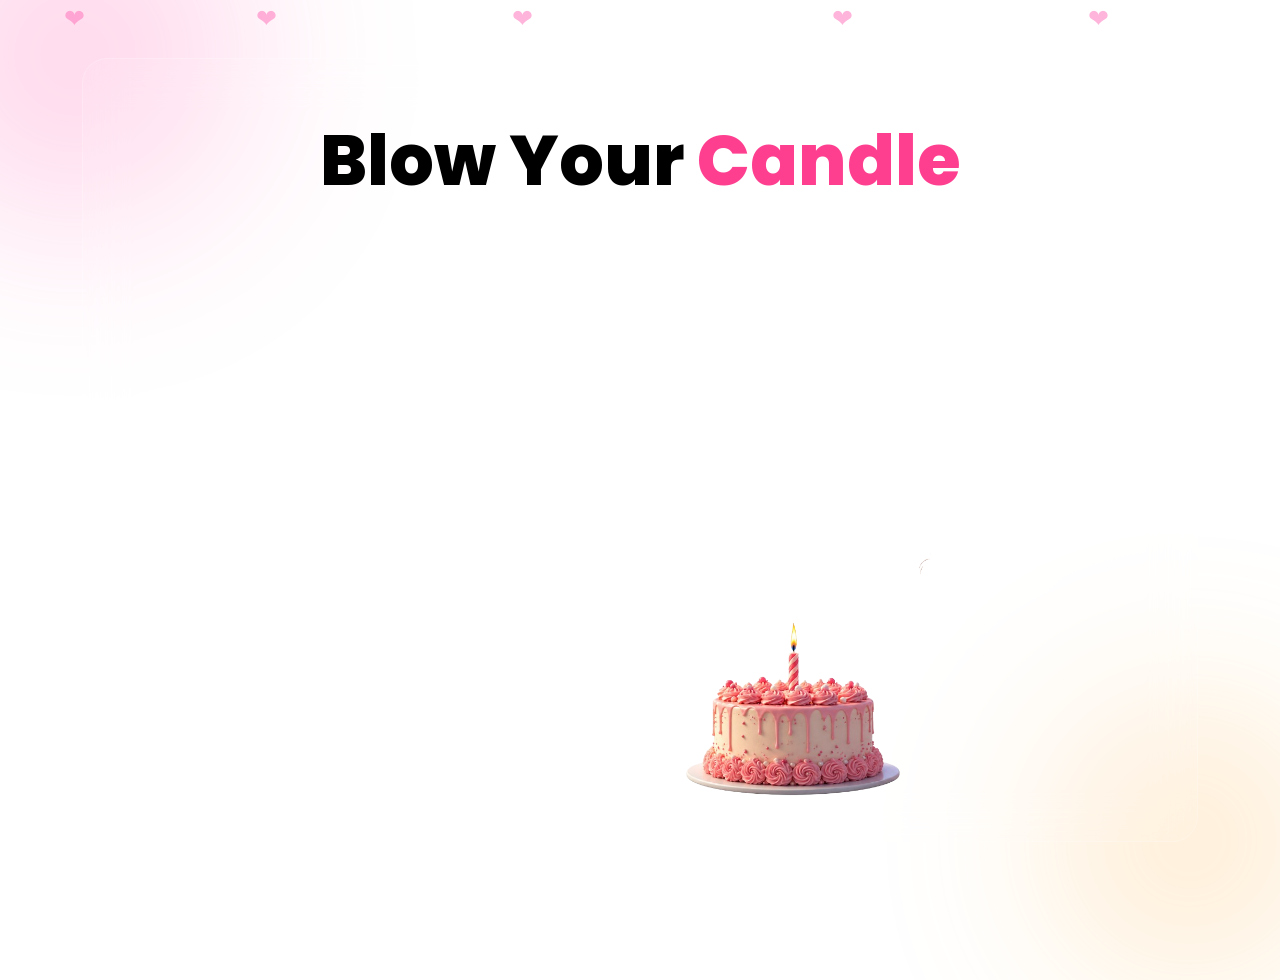
<file: index.html>
<!DOCTYPE html>
<html lang="en">

<head>

<meta charset="UTF-8">
<meta name="viewport" content="width=device-width, initial-scale=1">

<title>Happy Birthday</title>

<!-- Bootstrap -->
<link href="https://cdn.jsdelivr.net/npm/bootstrap@5.3.3/dist/css/bootstrap.min.css" rel="stylesheet">
<link rel="stylesheet" href="responsive.css">
<link rel="stylesheet" href="style.css">
<!-- Google Font -->
<link href="https://fonts.googleapis.com/css2?family=Poppins:wght@300;400;600;700;800&display=swap" rel="stylesheet">

<style>

*{
margin:0;
padding:0;
box-sizing:border-box;
font-family:'Poppins',sans-serif;
}

body{

/* background:linear-gradient(135deg,#2d004d,#4b006e,#120018); */
/* background: linear-gradient(135deg, #a8595f, #ebbfa0, #ff3f91); */
overflow-x:hidden;

min-height:100vh;

}

/*========================*/

.blow-section{

min-height:100vh;

display:flex;

align-items:center;

justify-content:center;

position:relative;

overflow:hidden;

}

/*========================*/

.bg-circle{

position:absolute;

border-radius:50%;

filter:blur(90px);

opacity:.25;

animation:float 8s ease-in-out infinite;

}

.one{

width:350px;

height:350px;

background:#ff66b3;

top:-120px;

left:-100px;

}

.two{

width:280px;

height:280px;

background:#ffb347;

bottom:-80px;

right:-50px;

animation-delay:2s;

}

@keyframes float{

0%{

transform:translateY(0);

}

50%{

transform:translateY(30px);

}

100%{

transform:translateY(0);

}

}

/*========================*/

.glass{

background:rgba(255,255,255,.08);

backdrop-filter:blur(20px);

border:1px solid rgba(255,255,255,.2);

border-radius:25px;

padding:60px;

overflow:hidden;

}

/*========================*/

#title{

font-size:70px;

font-weight:800;

color:#000;

opacity:0;

transform:translateX(-600px);

}

#title span{

color:#fe3f90;

}

/*========================*/

#subtitle{

font-size:20px;

/* color:#fff; */

margin-top:20px;

opacity:0;

}

/*========================*/

#wishBtn{

margin-top:25px;

padding:15px 40px;

border:none;

border-radius:40px;

background:#ff3f91;

color:white;

font-size:18px;

font-weight:600;

transition:.4s;

opacity:0;

}

#wishBtn:hover{

transform:translateY(-5px);

background:#ff1978;

}

/*========================*/

.scene{

position:relative;

height:380px;

margin-top:50px;

}

/*========================*/
.trs{
    transform:translateX(0px) !important;
}
.cake{

position:absolute;

    bottom: -30px;

/* left:50%; */
left: -7%;

width:260px;

/* transform:translateX(600px) !important; */

transition:2s;

z-index:2;

}

/*========================*/

.girl{

position:absolute;

bottom:0;

right:-450px;

width:330px;

transition:2s;

z-index:5;

}

/*========================*/

.candle{

position:absolute;

left:50%;

bottom:265px;

margin-left:-4px;

z-index:10;
display: none;

}

.stick{

width:8px;

height:35px;

background:white;

border-radius:10px;

}

.flame{

width:18px;

height:28px;

background:orange;

border-radius:50%;

margin-left:-5px;

margin-bottom:-3px;

animation:flicker .15s infinite;

box-shadow:0 0 20px orange;

}

@keyframes flicker{

0%{

transform:scale(1);

}

50%{

transform:scale(.85);

}

100%{

transform:scale(1.1);

}

}

/*========================*/

.smoke{

position:absolute;

width:15px;

height:15px;

background:#d5d5d5;

border-radius:50%;

opacity:0;

top:-5px;

left:-2px;

}

/*========================*/

.hearts{

position:absolute;

width:100%;

height:100%;

left:0;

top:0;

pointer-events:none;

overflow:hidden;

}

.heart{

position:absolute;

color:#ff6ab7;

font-size:25px;

animation:heart 8s linear infinite;

opacity:.5;

}

@keyframes heart{

0%{

transform:translateY(100vh);

opacity:0;

}

50%{

opacity:1;

}

100%{

transform:translateY(-150px);

opacity:0;

}

}

/*========================*/

@media(max-width:991px){

#title{

font-size:45px;

}

.scene{

height:320px;

}

.cake{

width:180px;

}

.girl{

width:220px;

}

.candle{

bottom:190px;

}




}

@media(max-width:576px){

.glass{

padding:30px 20px;

}

#title{

font-size:34px;

}

#subtitle{

font-size:16px;

}

.scene{

height:210px;

}

.cake{

width:140px;

}

.girl{

width:170px;

        /* right: 2px !important; */
        right: -24px !important;

}

.candle{

bottom:145px;

}

}
/*========================*/

.confetti{

position:fixed;

width:12px;

height:12px;

border-radius:3px;

pointer-events:none;

z-index:9999;

}

.walk{

animation:walk .4s infinite;

}

@keyframes walk{

0%{

transform:
translateY(0px)
rotate(1deg);

}

50%{

transform:
translateY(-6px)
rotate(-1deg);

}

100%{

transform:
translateY(0px)
rotate(1deg);

}

}
</style>

</head>

<body>

<div class="bg-circle one"></div>
<div class="bg-circle two"></div>

<section class="blow-section">

<div class="container">

<div class="glass text-center">

<h1 id="title">
Blow Your <span>Candle</span>
</h1>

<p id="subtitle">
Close your eyes, make a wish and blow the candle.
</p>

<button id="wishBtn" >
<a href="blessings.html">    ❤️ Make A Wish</a> 
</button>

<div class="scene">

<img src="img/cake.png" class="cake " id="cake" >

<img src="img/girl.png" class="girl" id="girl">

<div class="candle">

<div class="flame" id="flame"></div>

<div class="stick"></div>

<div class="smoke" id="smoke"></div>

</div>

</div>

</div>

</div>

<div class="hearts">

<span class="heart" style="left:5%;animation-delay:0s;">❤</span>
<span class="heart" style="left:20%;animation-delay:2s;">❤</span>
<span class="heart" style="left:40%;animation-delay:4s;">❤</span>
<span class="heart" style="left:65%;animation-delay:1s;">❤</span>
<span class="heart" style="left:85%;animation-delay:3s;">❤</span>

</div>

<!-- Bootstrap -->
<script src="https://cdn.jsdelivr.net/npm/bootstrap@5.3.3/dist/js/bootstrap.bundle.min.js"></script>

<!-- JavaScript will come in Part 2 -->
<script>

    // ================================
    // Get Elements
    // ================================

    const title = document.getElementById("title");
    const subtitle = document.getElementById("subtitle");
    const wishBtn = document.getElementById("wishBtn");

    const cake = document.getElementById("cake");
    const girl = document.getElementById("girl");

    const flame = document.getElementById("flame");
    const smoke = document.getElementById("smoke");


    // Girl final position

    const girlStop = "180px";


    // ================================
    // Start Animation
    // ================================

    window.onload = startAnimation;


    // ================================

    function startAnimation() {

        resetScene();


        // Title

        setTimeout(() => {

            title.style.opacity = "1";
            title.style.transform = "translateX(0)";

        }, 500);


        // Subtitle

        setTimeout(() => {

            subtitle.style.opacity = "1";

        }, 1800);


        // Button

        setTimeout(() => {

            wishBtn.style.opacity = "1";

        }, 2200);


        // Cake

        setTimeout(() => {

            cake.style.transform = "translateX(0)";

        }, 3200);


        // Girl enters

        setTimeout(() => {

            girl.style.right = girlStop;

        }, 5200);


        // Girl bends

        setTimeout(() => {

            girl.style.transform = "rotate(-8deg) translateX(-60px)";

        }, 7600);


        // Blow Candle

        setTimeout(() => {

            flame.style.opacity = "0";

            showSmoke();

            launchConfetti();

        }, 9000);


        // Girl returns

        setTimeout(() => {

            girl.style.transform = "rotate(0deg) translateX(0px)";

        }, 10200);

    }



    // ================================
    // Smoke
    // ================================

    function showSmoke() {

        smoke.style.opacity = "1";

        smoke.animate([

            {
                transform: "translateY(0px) scale(.4)",
                opacity: 1
            },

            {
                transform: "translateY(-70px) scale(2)",
                opacity: 0
            }

        ], {

            duration: 1800,

            fill: "forwards"

        });

    }



    // ================================
    // Reset
    // ================================

    function resetScene() {

        title.style.opacity = "0";
        title.style.transform = "translateX(-600px)";

        subtitle.style.opacity = "0";

        wishBtn.style.opacity = "0";

        cake.style.transform = "translateX(600px)";

        girl.style.right = "-450px";

        girl.style.transform = "rotate(0deg)";

        flame.style.opacity = "1";

        smoke.style.opacity = "0";

    }



    // ================================
    // Replay Button
    // ================================

    wishBtn.addEventListener("click", () => {

        startAnimation();

    });



    // ================================
    // Confetti
    // ================================

    function launchConfetti() {

        for (let i = 0; i < 120; i++) {

            let confetti = document.createElement("div");

            confetti.className = "confetti";

            confetti.style.left = (window.innerWidth / 2) + "px";

            confetti.style.top = "180px";

            confetti.style.background = randomColor();

            confetti.style.transform = "rotate(" + Math.random() * 360 + "deg)";

            document.body.appendChild(confetti);

            let x = (Math.random() - 0.5) * 900;

            let y = Math.random() * 700 + 250;

            confetti.animate([

                {
                    transform: "translate(0,0)",
                    opacity: 1
                },

                {
                    transform: "translate(" + x + "px," + y + "px) rotate(720deg)",
                    opacity: 0
                }

            ], {

                duration: 3000,

                easing: "ease-out"

            });

            setTimeout(() => {

                confetti.remove();

            }, 3000);

        }

    }



    // ================================
    // Random Color
    // ================================

    function randomColor() {

        const colors = [

            "#ff3f91",
            "#ffcc00",
            "#00d2ff",
            "#00ff90",
            "#ff4d4d",
            "#ffffff",
            "#fe3f90"

        ];

        return colors[Math.floor(Math.random() * colors.length)];

    }
    
</script>
</body>
</html>
</file>
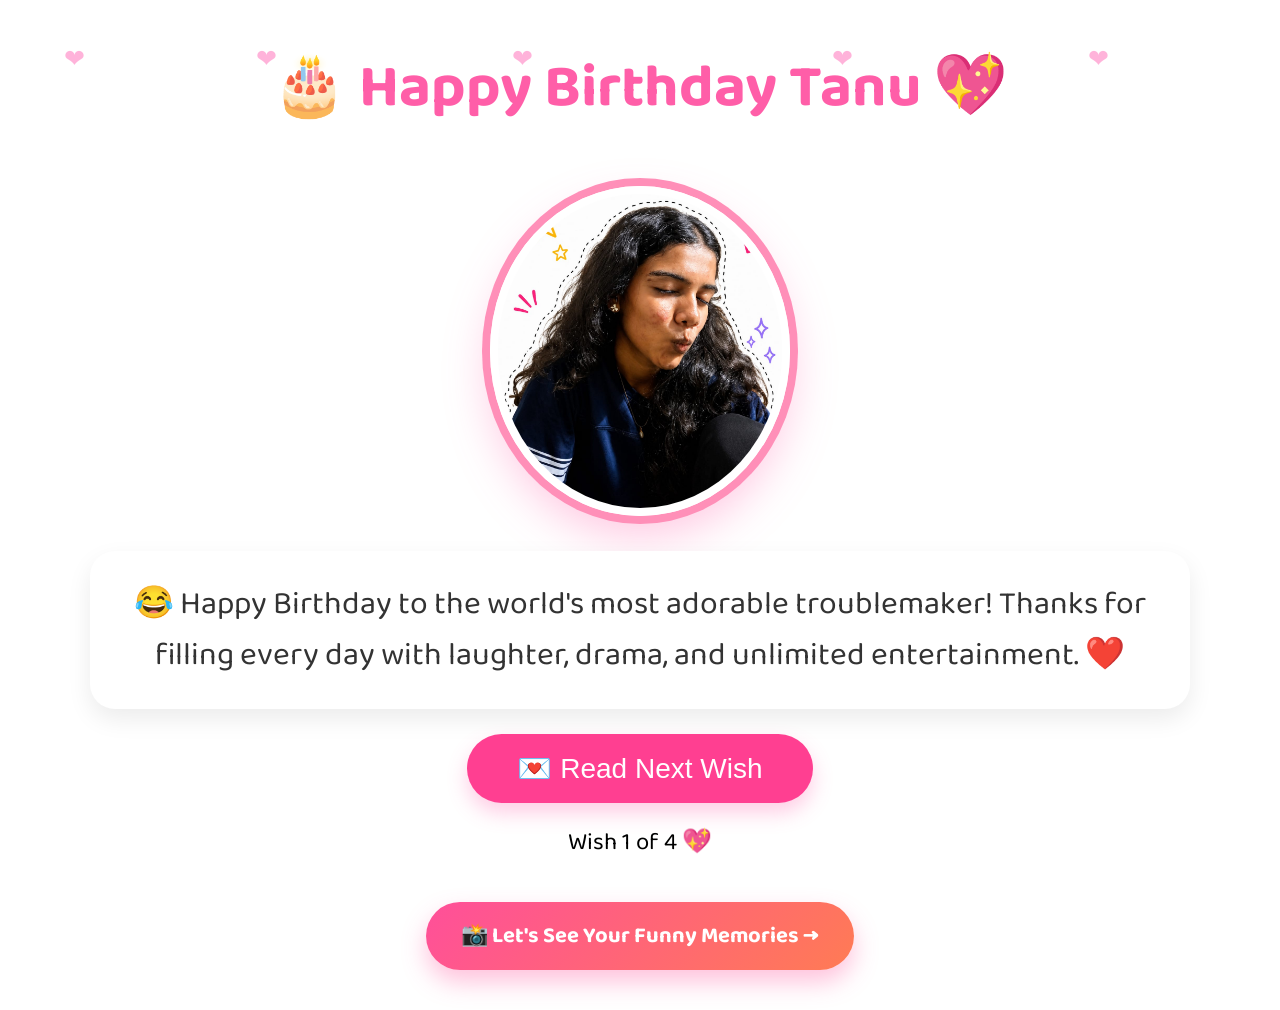
<file: blessings.html>
<!DOCTYPE html>
<html lang="en">
<head>
<meta charset="UTF-8">
<meta name="viewport" content="width=device-width, initial-scale=1.0">
<title>Happy Birthday Tanu</title>
<link rel="stylesheet" href="style.css">
<link rel="stylesheet" href="responsive.css">

<link href="https://fonts.googleapis.com/css2?family=Baloo+2:wght@400;600;700&display=swap" rel="stylesheet">

<style>
*{
    margin:0;
    padding:0;
    box-sizing:border-box;
}

body{
    font-family:'Baloo 2',cursive;
   /* background: linear-gradient(135deg, #a8595f, #ebbfa0, #ff3f91); */
    min-height:100vh;
    overflow-x:hidden;
    position:relative;
}

/* Floating Elements */
.floating{
    position:fixed;
    font-size:24px;
    animation:float 12s linear infinite;
    opacity:.7;
}

@keyframes float{
    from{
        transform:translateY(110vh);
    }
    to{
        transform:translateY(-150px);
    }
}

/* Main Content */
.container{
    width:90%;
    max-width:1100px;
    margin:40px auto;
    text-align:center;
}

.title{
    font-size:60px;
    /* color:#fff; */
    color:#ff5ea8;
    margin-bottom:50px;
    /* text-shadow:2px 2px 0 #fff; */
}

.card{
    display:none;
    background:#fff;
    padding:28px;
    border-radius:25px;
    margin-bottom:25px;
    box-shadow:0 10px 25px rgba(0,0,0,.08);
    font-size:32px;
    color:#333;
}

.card.active{
    display:block;
}

/* .card{
    background:#fff;
    padding:28px;
    border-radius:25px;
    margin-bottom:25px;
    box-shadow:0 10px 25px rgba(0,0,0,.08);
    font-size:32px;
    color:#333;
} */

.card span{
    font-size:34px;
}

.btn{
    background: #ff3f91 !important;
    border:none;
    color:#fff;
    padding:18px 50px;
    border-radius:50px;
    font-size:28px;
    cursor:pointer;
    transition:.3s;
    box-shadow:0 10px 20px rgba(255,94,168,.3);
}

.btn:hover{
   transform: translateY(-5px);
    background: #ff1978;
}


.reason{
    margin-top:20px;
    color:#000  ;
    font-size:24px !important;
}

.popup{
    position:fixed;
    inset:0;
    background:rgba(0,0,0,.5);
    display:none;
    justify-content:center;
    align-items:center;
}

.popup-box{
    background:white;
    padding:40px;
    border-radius:20px;
    width:90%;
    max-width:500px;
    text-align:center;
}

.popup-box h2{
    color:#ff5ea8;
    margin-bottom:15px;
}

.close{
    margin-top:20px;
    background:#ff5ea8;
    color:#fff;
    border:none;
    padding:12px 25px;
    border-radius:30px;
    cursor:pointer;
}

@media(max-width:768px){

.title{
    font-size:36px;
}

.card{
    font-size:20px;
}

.btn{
    font-size:20px;
    padding:15px 35px;
}

.reason{
    font-size:18px;
}
/* 
.card{
    display:none;
    background:#fff;
    padding:30px;
    border-radius:20px;
    box-shadow:0 10px 25px rgba(0,0,0,.08);
    font-size:28px;
}

.card.active{
    display:block;
} */

}
</style>
</head>
<body>
<div class="container">

    <h1 class="title">
        🎂 Happy Birthday Tanu 💖
    </h1>

    <!-- Birthday Image -->
    <img src="img/tanu.jpeg" alt="Tanu" class="birthday-img">

    <div class="card active">
        😂 Happy Birthday to the world's most adorable troublemaker! Thanks for filling every day with laughter, drama, and unlimited entertainment. ❤️
    </div>

    <div class="card">
        🍫 May your day be full of cake, chocolates, gifts, and absolutely NO homework! (At least for today 😜)
    </div>

    <div class="card">
        🤭 Even though we fight over silly things, you're still my favourite little sister and my lifetime partner in crime. 💕
    </div>

    <div class="card">
        🎁 Keep smiling, keep dreaming, stay the cute little monkey you are... and remember, you'll always have your big sibling beside you. Happy Birthday! 🎂❤️
    </div>

    <button class="btn" id="nextBtn">
        💌 Read Next Wish
    </button>

    <div class="reason" id="counter">
        Wish 1 of 4 💖
    </div>

</div>



<div class="container">

<a href="memories.html" class="next-btn">
    📸 Let's See Your Funny Memories →
</a>

</div>

<!-- <div class="container">

    <h1 class="title">
        Happy Birthday Tanu 💖
    </h1>

    <div class="card">
        🌟 You're such a kind and wonderful person, and I feel lucky to share such a good bond with you. ❤️
    </div>

    <div class="card">
        💗 May your day be filled with love, laughter, and endless joy. 🌸
    </div>

    <div class="card">
        ❤️ Wishing you success, happiness, and everything your heart desires. ✨
    </div>

    <button class="btn" onclick="showPopup()">
        Click Here... 💞
    </button>

    <div class="reason">
        Reason 3 of 4
    </div>

</div> -->

<div class="popup" id="popup">
    <div class="popup-box">
        <h2>🎂 Happy Birthday Tanu 🎉</h2>

        <p>
            May every moment of your life be filled with happiness,
            success, love and beautiful memories.
        </p>

        <button class="close" onclick="hidePopup()">
            Close
        </button>
    </div>
</div>

<div class="hearts">

<span class="heart" style="left:5%;animation-delay:0s;">❤</span>
<span class="heart" style="left:20%;animation-delay:2s;">❤</span>
<span class="heart" style="left:40%;animation-delay:4s;">❤</span>
<span class="heart" style="left:65%;animation-delay:1s;">❤</span>
<span class="heart" style="left:85%;animation-delay:3s;">❤</span>

</div>
<script>
const cards = document.querySelectorAll(".card");
const btn = document.getElementById("nextBtn");
const surpriseBtn = document.getElementById("surpriseBtn");
const counter = document.getElementById("counter");

cards.forEach((card,index)=>{
    if(index!==0){
        card.style.display="none";
    }
});

let current = 1;

btn.addEventListener("click",()=>{

    if(current < cards.length){

        cards[current].style.display="block";

        counter.innerHTML=`Wish ${current+1} of ${cards.length} 💖`;

        current++;

        if(current===cards.length){

            btn.style.display="none";
            surpriseBtn.style.display="inline-block";

        }

    }

});

surpriseBtn.addEventListener("click",()=>{

    document.getElementById("popup").style.display="flex";

});

function hidePopup(){

    document.getElementById("popup").style.display="none";

}
</script>

</body>
</html>
</file>
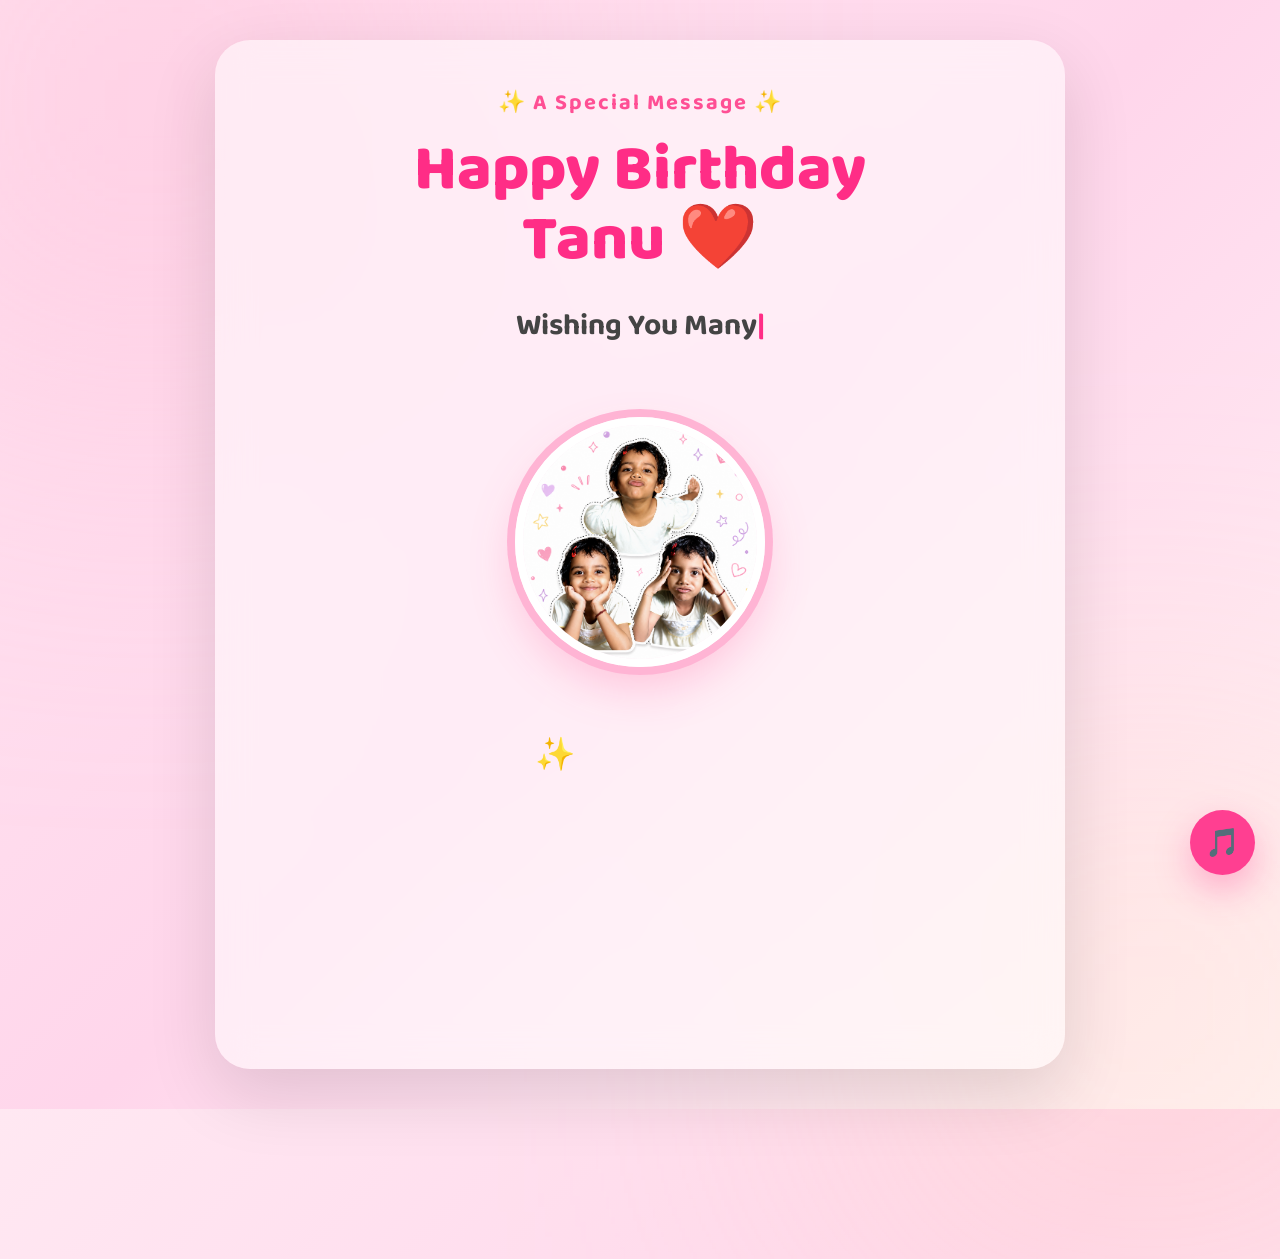
<file: happybirthday.html>
<!DOCTYPE html>
<html lang="en">
<head>
<meta charset="UTF-8">
<meta name="viewport" content="width=device-width, initial-scale=1.0">

<title>Happy Birthday Tanu ❤️</title>

<link href="https://fonts.googleapis.com/css2?family=Baloo+2:wght@400;600;700;800&display=swap" rel="stylesheet">

<!-- <style>

*{
    margin:0;
    padding:0;
    box-sizing:border-box;
}

html{
    scroll-behavior:smooth;
}

body{

    font-family:'Baloo 2',cursive;

    overflow:hidden;
overflow-y:auto;

    min-height:100vh;

    /* background:linear-gradient(
        135deg,
        #ffe8ef 0%,
        #ffd7ea 35%,
        #ffeedd 70%,
        #fff8f8 100%
    ); */

    display:flex;
    justify-content:center;
    align-items:center;

    position:relative;

}

/* ================= Background Glow ================= */

body::before{

content:"";

position:absolute;

width:650px;
height:650px;

background:#ff9fc9;

filter:blur(170px);

opacity:.35;

top:-180px;
left:-120px;

animation:glow 8s ease-in-out infinite alternate;

}

body::after{

content:"";

position:absolute;

width:550px;
height:550px;

background:#ffd27b;

filter:blur(160px);

opacity:.25;

bottom:-180px;
right:-120px;

animation:glow2 10s ease-in-out infinite alternate;

}

@keyframes glow{

from{

transform:translateY(0);

}

to{

transform:translateY(50px);

}

}

@keyframes glow2{

from{

transform:translateY(0);

}

to{

transform:translateY(-60px);

}

}

/* ================= Floating Hearts ================= */

.hearts{

position:absolute;

width:100%;
height:100%;

overflow:hidden;

pointer-events:none;

}

.heart{

position:absolute;

bottom:-60px;

font-size:28px;

opacity:.55;

animation:float 12s linear infinite;

}

@keyframes float{

from{

transform:translateY(0) scale(.6);

opacity:.6;

}

to{

transform:translateY(-120vh) scale(1.4);

opacity:0;

}

}

/* ================= Card ================= */

.card{

position:relative;

z-index:10;

/* width:90%; */
/* max-width:850px; */
width:min(90%,850px) !important;

background:rgba(255,255,255,.45);

backdrop-filter:blur(18px);

border-radius:35px;

padding:45px;

text-align:center;

box-shadow:0 30px 80px rgba(0,0,0,.12);

animation:card 1.2s ease;

}

@keyframes card{

from{

opacity:0;

transform:translateY(40px);

}

to{

opacity:1;

transform:translateY(0);

}

}

/* ================= Heading ================= */

.subtitle{

font-size:24px;

color:#ff4f8e;

letter-spacing:3px;

font-weight:700;

margin-bottom:10px;

}

.title{

font-size:60px;

color:#ff2f82;

font-weight:800;

line-height:1.1;

margin-bottom:25px;

}

/* ================= Typewriter ================= */

.typing{

min-height:45px;

font-size:28px;

color:#444;

font-weight:700;

margin-bottom:35px;

}

/* ================= Photo ================= */

.photo{

width:250px;
height:250px;

border-radius:50%;

overflow:hidden;

margin:20px auto;

border:10px solid white;

box-shadow:

0 0 0 8px #ff9bc2,

0 20px 50px rgba(255,90,160,.35);

animation:floatPhoto 3s ease-in-out infinite;

}

.photo img{

width:100%;
height:100%;

object-fit:cover;

}

@keyframes floatPhoto{

0%{

transform:translateY(0);

}

50%{

transform:translateY(-12px);

}

100%{

transform:translateY(0);

}

}

/* ================= Message ================= */

.message{

margin-top:35px;

font-size:23px;

line-height:1.9;

color:#555;

opacity:0;

transform:translateY(25px);

transition:.8s;

}

.message.show{

opacity:1;

transform:translateY(0);

}

/* ================= Footer ================= */

.footer{

margin-top:40px;

font-size:20px;

font-weight:700;

color:#ff3f91;

opacity:0;

transition:1s;

}

.footer.show{

opacity:1;

}

/* ================= Music Button ================= */

.music-btn{

position:fixed;

right:25px;

bottom:25px;

width:65px;
height:65px;

border:none;

border-radius:50%;

background:#ff3f91;

color:white;

font-size:28px;

cursor:pointer;

box-shadow:0 15px 35px rgba(255,63,145,.4);

transition:.3s;

z-index:100;

}

.music-btn:hover{

transform:scale(1.1);

}

/* ================= Responsive ================= */

@media(max-width:768px){

.card{

padding:30px 22px;

}

.title{

font-size:40px;

}

.subtitle{

font-size:18px;

}

.typing{

font-size:22px;

min-height:60px;

}

.photo{

width:180px;
height:180px;

}

.message{

font-size:18px;

line-height:1.8;

}

.footer{

font-size:17px;

}

.music-btn{

width:55px;
height:55px;

font-size:22px;

right:18px;
bottom:18px;

}
#typing::after{

    content:"|";

    animation:blink .7s infinite;

    color:#ff3f91;

}

@keyframes blink{

    50%{

        opacity:0;

    }

}
}

</style> -->
<style>/* ==========================
   RESET
========================== */

*{
    margin:0;
    padding:0;
    box-sizing:border-box;
}

html{
    scroll-behavior:smooth;
}

body{

    font-family:'Baloo 2',cursive;

    min-height:100vh;

    overflow-x:hidden;
    overflow-y:auto;

    display:flex;
    justify-content:center;
    align-items:center;

    position:relative;

    padding:40px 20px;

    background:linear-gradient(
        135deg,
        #ffe8f2,
        #ffd6eb,
        #fff2f7
    );

}

/* ==========================
   Background Glow
========================== */

body::before{

content:"";

position:absolute;

width:600px;
height:600px;

background:#ff9dc7;

filter:blur(180px);

opacity:.35;

top:-200px;
left:-150px;

z-index:-2;

}

body::after{

content:"";

position:absolute;

width:500px;
height:500px;

background:#ffd6a5;

filter:blur(180px);

opacity:.3;

bottom:-150px;
right:-120px;

z-index:-2;

}

/* ==========================
   Card
========================== */

.card{

width:100%;
max-width:850px;

padding:45px;

border-radius:35px;

background:rgba(255,255,255,.55);

backdrop-filter:blur(18px);

box-shadow:

0 25px 70px rgba(0,0,0,.12);

text-align:center;

position:relative;

animation:fadeUp 1s;

}

@keyframes fadeUp{

from{

opacity:0;

transform:translateY(40px);

}

to{

opacity:1;

transform:translateY(0);

}

}

/* ==========================
   Heading
========================== */

.subtitle{

font-size:22px;

color:#ff4f94;

font-weight:700;

letter-spacing:2px;

margin-bottom:15px;

}

.title{

font-size:64px;

line-height:1.1;

font-weight:800;

color:#ff2d86;

margin-bottom:25px;

}

/* ==========================
   Typewriter
========================== */

.typing{

font-size:30px;

font-weight:700;

color:#444;

min-height:80px;

margin-bottom:35px;

padding:0 15px;

}

#typing::after{

content:"|";

animation:blink .7s infinite;

color:#ff2d86;

}

@keyframes blink{

50%{

opacity:0;

}

}

/* ==========================
   Photo
========================== */

.photo{

width:250px;
height:250px;

margin:25px auto;

border-radius:50%;

overflow:hidden;

border:8px solid white;

box-shadow:

0 0 0 8px #ffb4d4,

0 20px 45px rgba(255,70,140,.25);

animation:floatPhoto 4s ease-in-out infinite;

}

.photo img{

width:100%;
height:100%;

object-fit:cover;

}

@keyframes floatPhoto{

0%{

transform:translateY(0);

}

50%{

transform:translateY(-10px);

}

100%{

transform:translateY(0);

}

}

/* ==========================
   Message
========================== */

.message{

margin-top:35px;

font-size:22px;

line-height:1.9;

color:#555;

opacity:0;

transform:translateY(25px);

transition:1s;

}

.message.show{

opacity:1;

transform:translateY(0);

}

.message p{

margin-bottom:18px;

}

/* ==========================
   Footer
========================== */

.footer{

margin-top:35px;

font-size:22px;

font-weight:700;

color:#ff4f94;

opacity:0;

transition:1s;

}

.footer.show{

opacity:1;

}

/* ==========================
   Music Button
========================== */

.music-btn{

position:fixed;

right:25px;

bottom:25px;

width:65px;
height:65px;

border:none;

border-radius:50%;

background:#ff3f91;

color:white;

font-size:28px;

cursor:pointer;

box-shadow:

0 15px 35px rgba(255,63,145,.35);

transition:.3s;

z-index:999;

}

.music-btn:hover{

transform:scale(1.1);

}

/* ===================================
   FLOATING HEARTS
=================================== */

.hearts{

    position:fixed;

    inset:0;

    overflow:hidden;

    pointer-events:none;

    z-index:1;

}

.heart{

    position:absolute;

    bottom:-80px;

    font-size:28px;

    opacity:.55;

    animation:heartFloat 12s linear infinite;

}

@keyframes heartFloat{

    0%{

        transform:translateY(0) scale(.8) rotate(0deg);

        opacity:.6;

    }

    100%{

        transform:translateY(-120vh) scale(1.5) rotate(360deg);

        opacity:0;

    }

}

/* ===================================
   SPARKLES
=================================== */

.sparkle{

    position:absolute;

    width:8px;

    height:8px;

    background:white;

    border-radius:50%;

    box-shadow:0 0 12px white;

    animation:twinkle 2s infinite;

}

@keyframes twinkle{

    0%,100%{

        opacity:.2;

        transform:scale(.5);

    }

    50%{

        opacity:1;

        transform:scale(1.3);

    }

}

/* ===================================
   SMOOTH FADE
=================================== */

.fade{

    animation:fadeIn 1s ease;

}

@keyframes fadeIn{

    from{

        opacity:0;

        transform:translateY(30px);

    }

    to{

        opacity:1;

        transform:translateY(0);

    }

}

/* ===================================
   TABLET
=================================== */

@media(max-width:992px){

.card{

    max-width:700px;

    padding:35px 25px;

}

.title{

    font-size:50px;

}

.subtitle{

    font-size:20px;

}

.typing{

    font-size:24px;

    min-height:70px;

}

.photo{

    width:210px;

    height:210px;

}

.message{

    font-size:20px;

}

.footer{

    font-size:18px;

}

.music-btn{

    width:60px;

    height:60px;

    font-size:24px;

}

}

/* ===================================
   MOBILE
=================================== */

@media(max-width:768px){

body{

    padding:25px 15px;

    align-items:flex-start;

}

.card{

    width:100%;

    padding:25px 18px;

    border-radius:25px;

}

.title{

    font-size:38px;

}

.subtitle{

    font-size:18px;

    letter-spacing:1px;

}

.typing{

    font-size:20px;

    min-height:60px;

}

.photo{

    width:170px;

    height:170px;

}

.message{

    font-size:17px;

    line-height:1.8;

}

.footer{

    font-size:16px;

}

.music-btn{

    width:55px;

    height:55px;

    font-size:22px;

    right:15px;

    bottom:15px;

}

body::before,
body::after{

    display:none;

}

.heart{

    font-size:22px;

}

}

/* ===================================
   SMALL MOBILE
=================================== */

@media(max-width:480px){

body{

    padding:15px 10px;

}

.card{

    padding:20px 15px;

    border-radius:20px;
    width:90%;
    max-width:850px;
    margin:auto;

}
@media (max-width:1024px){

.title{

font-size:54px;

}
.card{

    padding:20px 15px;

    border-radius:20px;
    width:90%;
    max-width:850px;
    margin:auto;

}
}
.title{

    font-size:30px;

}

.subtitle{

    font-size:16px;

}

.typing{

    font-size:17px;

    min-height:55px;

    line-height:1.5;

}

.photo{

    width:140px;

    height:140px;

    border-width:6px;

}

.message{

    font-size:16px;

    line-height:1.7;

    text-align:center;

}

.footer{

    font-size:15px;

    margin-top:25px;

}

.music-btn{

    width:48px;

    height:48px;

    right:10px;

    bottom:10px;

    font-size:18px;

}

.heart{

    font-size:18px;

}

}

/* ===================================
   LARGE DESKTOP
=================================== */

@media(min-width:1400px){

.card{

    max-width:950px;

}

.title{

    font-size:72px;

}

.typing{

    font-size:34px;

}

.message{

    font-size:24px;

}

.photo{

    width:280px;

    height:280px;

}

}

</style>
</head>

<body>

<div class="hearts">

<span class="heart" style="left:5%;animation-delay:0s;">❤️</span>
<span class="heart" style="left:15%;animation-delay:2s;">💖</span>
<span class="heart" style="left:28%;animation-delay:5s;">💕</span>
<span class="heart" style="left:40%;animation-delay:1s;">💗</span>
<span class="heart" style="left:55%;animation-delay:4s;">❤️</span>
<span class="heart" style="left:70%;animation-delay:6s;">💖</span>
<span class="heart" style="left:82%;animation-delay:3s;">💕</span>
<span class="heart" style="left:92%;animation-delay:7s;">❤️</span>

</div>

<div class="card">

<div class="subtitle">
✨ A Special Message ✨
</div>

<h1 class="title">
Happy Birthday<br>
Tanu ❤️
</h1>

<div id="typing" class="typing"></div>

<div class="photo">

<img src="img/tanuu.png" alt="Tanu">

</div>

<div class="message" id="message">

No matter how much we fight, tease each other, or argue over silly things... ❤️

You'll always be my favourite little sister.

May your life always be filled with happiness, laughter, success, chocolates 🍫, adventures 🌈 and endless smiles.

Never stop being the cute little troublemaker that makes everyone smile.

Keep shining.

Keep dreaming.

Keep being YOU.

🎂 Happy Birthday once again, Tanu! 🎉💖

</div>

<div class="footer" id="footer">

Made with ❤️ by Your Big Sister

</div>

</div>

<button class="music-btn" id="musicBtn">
🎵
</button>

<audio id="bgMusic" loop>
<source src="bday.mp3" type="audio/mpeg">
</audio>

<script>

// ==============================
// Typewriter Effect
// ==============================

const text =
"Wishing You Many Many Happy Returns Of The Day... 🎂❤️";

const typing = document.getElementById("typing");

let index = 0;

function typeWriter(){

    if(index < text.length){

        typing.innerHTML += text.charAt(index);

        index++;

        setTimeout(typeWriter,70);

    }else{

        setTimeout(()=>{

            document
            .getElementById("message")
            .classList.add("show");

        },400);

        setTimeout(()=>{

            document
            .getElementById("footer")
            .classList.add("show");

        },1200);

    }

}

window.onload = () =>{

    setTimeout(typeWriter,600);

}


// ==============================
// Confetti
// ==============================

function createConfetti(){

    const confetti = document.createElement("span");

    confetti.innerHTML = ["🎉","🎊","💖","✨","🌸","🎈","🎂"][Math.floor(Math.random()*7)];

    confetti.style.position="fixed";

    confetti.style.left=Math.random()*100+"vw";

    confetti.style.top="-50px";

    confetti.style.fontSize=(18+Math.random()*18)+"px";

    confetti.style.pointerEvents="none";

    confetti.style.zIndex="999";

    confetti.style.transition="transform 6s linear, opacity 6s linear";

    document.body.appendChild(confetti);

    requestAnimationFrame(()=>{

        confetti.style.transform=
        `translateY(${window.innerHeight+120}px)
         rotate(${Math.random()*720}deg)`;

        confetti.style.opacity="0";

    });

    setTimeout(()=>{

        confetti.remove();

    },6000);

}

setInterval(createConfetti,180);


// ==============================
// Sparkles
// ==============================

function sparkle(){

    const star=document.createElement("div");

    star.innerHTML="✨";

    star.style.position="fixed";

    star.style.left=Math.random()*100+"vw";

    star.style.top=Math.random()*100+"vh";

    star.style.fontSize="18px";

    star.style.opacity="0";

    star.style.pointerEvents="none";

    star.style.transition=".8s";

    document.body.appendChild(star);

    requestAnimationFrame(()=>{

        star.style.opacity="1";
        star.style.transform="scale(1.8)";

    });

    setTimeout(()=>{

        star.style.opacity="0";

    },700);

    setTimeout(()=>{

        star.remove();

    },1200);

}

setInterval(sparkle,500);


// ==============================
// Music
// ==============================

const music=document.getElementById("bgMusic");

const musicBtn=document.getElementById("musicBtn");

let playing=false;

musicBtn.onclick=()=>{

    if(playing){

        music.pause();

        musicBtn.innerHTML="🎵";

    }

    else{

        music.play();

        musicBtn.innerHTML="⏸";

    }

    playing=!playing;

};


// ==============================
// Double Click Hearts
// ==============================

document.addEventListener("click",(e)=>{

    const heart=document.createElement("div");

    heart.innerHTML="💖";

    heart.style.position="fixed";

    heart.style.left=e.clientX+"px";

    heart.style.top=e.clientY+"px";

    heart.style.fontSize="26px";

    heart.style.pointerEvents="none";

    heart.style.transition="1.2s";

    document.body.appendChild(heart);

    requestAnimationFrame(()=>{

        heart.style.transform="translateY(-120px) scale(2)";

        heart.style.opacity="0";

    });

    setTimeout(()=>{

        heart.remove();

    },1200);

});

</script>
</body>
</html>
</file>
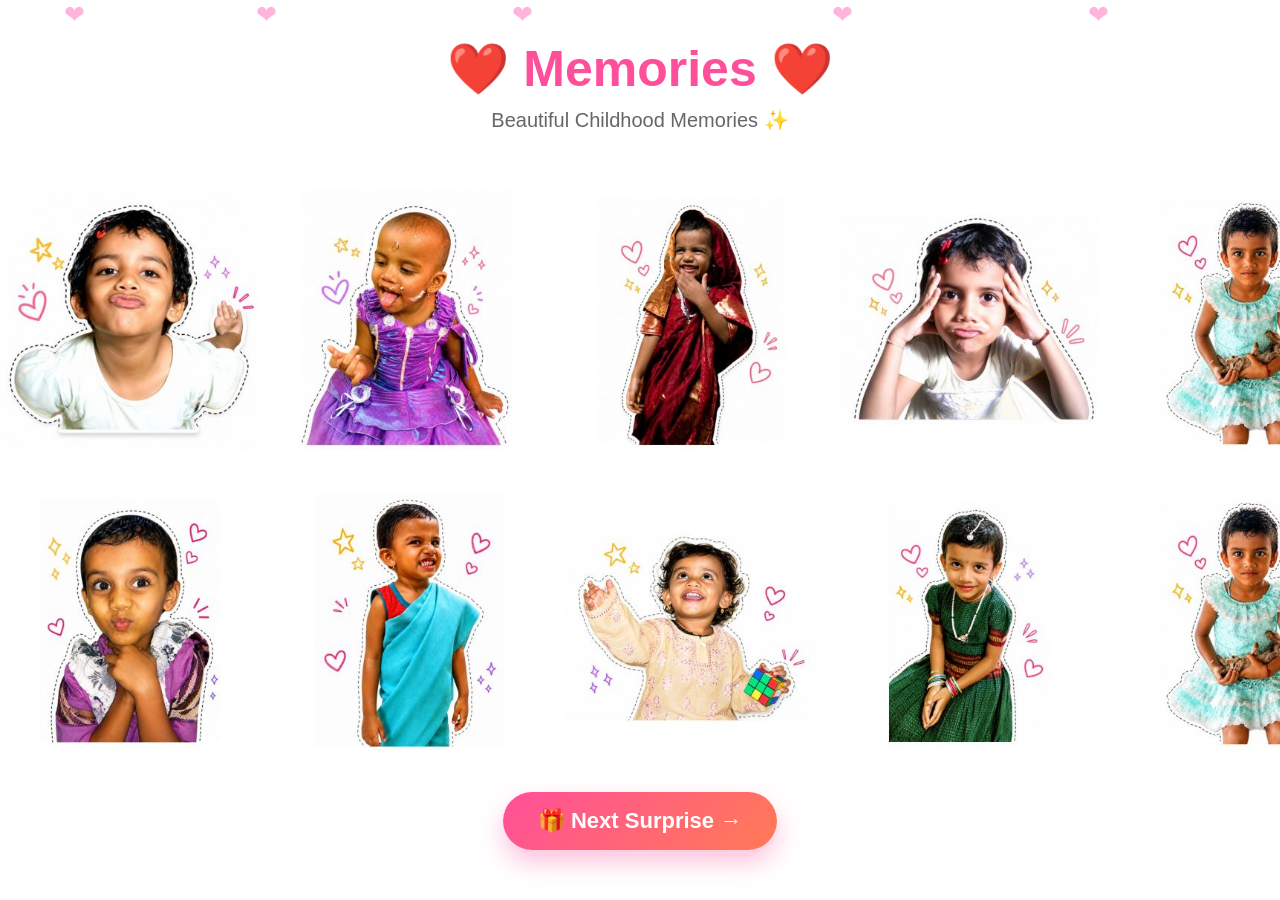
<file: memories.html>
<!DOCTYPE html>
<html lang="en">
<head>
<meta charset="UTF-8">
<meta name="viewport" content="width=device-width, initial-scale=1.0">
<title>Tanu Memory Gallery ❤️</title>
<link rel="stylesheet" href="style.css">
<link rel="stylesheet" href="responsive.css">

<style>
*{
    margin:0;
    padding:0;
    box-sizing:border-box;
}

body{
    font-family:Arial, sans-serif;
    background:#fff;
}

.header{
    text-align:center;
    padding:40px 20px;
}

.header h1{
    font-size:50px;
    color:#ff4f9a;
}

.header p{
    font-size:20px;
    color:#666;
    margin-top:10px;
}

/* Masonry Gallery */
.gallery{
    width:90%;
    max-width:1300px;
    margin:auto;
    column-count:4;
    column-gap:15px;
    padding-bottom:50px;
}

.gallery img{
    width:100%;
    margin-bottom:15px;
    border-radius:18px;
    display:block;
    break-inside:avoid;
    box-shadow:0 5px 15px rgba(0,0,0,.15);
    transition:0.3s;
    cursor:pointer;
}

.gallery img:hover{
    transform:scale(1.03);
}

/* Mobile Responsive */
@media(max-width:992px){
    .gallery{
        column-count:3;
    }
}

@media(max-width:768px){
    .gallery{
        column-count:2;
    }

    .header h1{
        font-size:35px;
    }
}

@media(max-width:480px){
    .gallery{
        column-count:1;
    }

    .header h1{
        font-size:28px;
    }
}

/* Popup */
.popup{
    display:none;
    position:fixed;
    inset:0;
    background:rgba(0,0,0,.9);
    justify-content:center;
    align-items:center;
    z-index:999;
}

.popup img{
    max-width:90%;
    max-height:90vh;
    border-radius:15px;
}

.close{
    position:absolute;
    top:20px;
    right:30px;
    color:white;
    font-size:40px;
    cursor:pointer;
}
</style>
</head>
<body>

<div class="header">
    <h1>❤️ Memories ❤️</h1>
    <p>Beautiful Childhood Memories ✨</p>
</div>

<section class="film-slider">

    <!-- Row 1 -->
    <div class="film-track track-left">

       
        <div class="film-frame">
            <img src="img/tanu/1.jpg" alt="">
        </div>

        <div class="film-frame">
            <img src="img/tanu/2.jpg" alt="">
        </div>

        <div class="film-frame">
            <img src="img/tanu/3.jpg" alt="" style="width: 100%;">
        </div>

        <div class="film-frame">
            <img src="img/tanu/4.jpg" alt="">
        </div> 
        <div class="film-frame">
            <img src="img/tanu/5.jpg" alt="">
        </div>
         <div class="film-frame">
            <img src="img/tanu/6.jpg" alt="">
        </div>
        <div class="film-frame">
            <img src="img/tanu/7.jpg" alt="">
        </div>
        <div class="film-frame">
            <img src="img/tanu/8.jpg" alt="">
        </div>
        <div class="film-frame">
            <img src="img/tanu/9.jpg" alt="">
        </div>
        
    </div>

    <!-- Row 2 -->
    <div class="film-track track-right">

       <div class="film-frame">
            <img src="img/tanu/9.jpg" alt="">
        </div>

        <div class="film-frame">
            <img src="img/tanu/8.jpg" alt="">
        </div>

        <div class="film-frame">
            <img src="img/tanu/7.jpg" alt="" style="width: 100%;">
        </div>

        <div class="film-frame">
            <img src="img/tanu/6.jpg" alt="">
        </div> 
        <div class="film-frame">
            <img src="img/tanu/5.jpg" alt="">
        </div>
         <div class="film-frame">
            <img src="img/tanu/4.jpg" alt="">
        </div>
        <div class="film-frame">
            <img src="img/tanu/3.jpg" alt="">
        </div>
        <div class="film-frame">
            <img src="img/tanu/2.jpg" alt="">
        </div>
        <div class="film-frame">
            <img src="img/tanu/1.jpg" alt="">
        </div>
    </div>

</section>
<!-- <section class="film-slider">

    <div class="film-track">

     

   
        <div class="film-frame">
            <img src="img/tanu/1.jpg" alt="">
        </div>

        <div class="film-frame">
            <img src="img/tanu/2.jpg" alt="">
        </div>

        <div class="film-frame">
            <img src="img/tanu/3.jpg" alt="" style="width: 100%;">
        </div>

        <div class="film-frame">
            <img src="img/tanu/4.jpg" alt="">
        </div> 
        <div class="film-frame">
            <img src="img/tanu/5.jpg" alt="">
        </div>
         <div class="film-frame">
            <img src="img/tanu/6.jpg" alt="">
        </div>
        <div class="film-frame">
            <img src="img/tanu/7.jpg" alt="">
        </div>
        <div class="film-frame">
            <img src="img/tanu/8.jpg" alt="">
        </div>
        <div class="film-frame">
            <img src="img/tanu/9.jpg" alt="">
        </div>
        

    </div>
     <div class="film-track">

     

  
        <div class="film-frame">
            <img src="img/tanu/9.jpg" alt="">
        </div>

        <div class="film-frame">
            <img src="img/tanu/8.jpg" alt="">
        </div>

        <div class="film-frame">
            <img src="img/tanu/7.jpg" alt="" style="width: 100%;">
        </div>

        <div class="film-frame">
            <img src="img/tanu/6.jpg" alt="">
        </div> 
        <div class="film-frame">
            <img src="img/tanu/5.jpg" alt="">
        </div>
         <div class="film-frame">
            <img src="img/tanu/4.jpg" alt="">
        </div>
        <div class="film-frame">
            <img src="img/tanu/3.jpg" alt="">
        </div>
        <div class="film-frame">
            <img src="img/tanu/2.jpg" alt="">
        </div>
        <div class="film-frame">
            <img src="img/tanu/1.jpg" alt="">
        </div>
        

    </div>

</section> -->

<!-- <section class="gallery">

    <img src="images/img1.jpg" onclick="openImg(this.src)">
    <img src="images/img2.jpg" onclick="openImg(this.src)">
    <img src="images/img3.jpg" onclick="openImg(this.src)">
    <img src="images/img4.jpg" onclick="openImg(this.src)">
    <img src="images/img5.jpg" onclick="openImg(this.src)">
    <img src="images/img6.jpg" onclick="openImg(this.src)">
    <img src="images/img7.jpg" onclick="openImg(this.src)">
    <img src="images/img8.jpg" onclick="openImg(this.src)">
    <img src="images/img9.jpg" onclick="openImg(this.src)">
    <img src="images/img10.jpg" onclick="openImg(this.src)">

   

</section> -->
<div class="next-btn-container">
    <a href="happybirthday.html" class="next-btn">
        🎁 Next Surprise →
    </a>
</div>
<div class="popup" id="popup">
    <span class="close" onclick="closeImg()">×</span>
    <img id="popupImg">
</div>
<div class="hearts">

<span class="heart" style="left:5%;animation-delay:0s;">❤</span>
<span class="heart" style="left:20%;animation-delay:2s;">❤</span>
<span class="heart" style="left:40%;animation-delay:4s;">❤</span>
<span class="heart" style="left:65%;animation-delay:1s;">❤</span>
<span class="heart" style="left:85%;animation-delay:3s;">❤</span>

</div>

<script>
function openImg(src){
    document.getElementById("popup").style.display="flex";
    document.getElementById("popupImg").src=src;
}

function closeImg(){
    document.getElementById("popup").style.display="none";
}
document.getElementById("nextBtn").style.display = "inline-block";
</script>

</body>
</html>
</file>
<file: responsive.css>
/* ===========================
   Large Laptop (1400px)
=========================== */
@media (max-width:1400px) {

    .glass {
        padding: 50px;
    }

    #title {
        font-size: 60px;
    }

    .scene {
        height: 500px;
    }

    .cake {
        width: 240px;
        left: 42%;
    }

    .girl {
        width: 300px;
        
    }

}


/* ===========================
   Laptop (1200px)
=========================== */
@media (max-width:1200px) {

    #title {
        font-size: 52px;
    }

    #subtitle {
        font-size: 18px;
    }

    .scene {
        height: 470px;
    }

    .cake {
        width: 220px;
        left: 40%;
    }

    .girl {
        width: 270px;
    }

}


/* ===========================
   Tablet Landscape (992px)
=========================== */
@media (max-width:992px) {

    .glass {
        padding: 40px;
    }

    #title {
        font-size: 42px;
    }

    #subtitle {
        font-size: 17px;
    }

    .scene {
        height: 420px;
    }

    .cake {
        width: 180px;
        left: 40%;
    }

    .girl {
        width: 220px;
    }

    #wishBtn {
        padding: 12px 30px;
        font-size: 16px;
    }

}


/* ===========================
   Tablet Portrait (768px)
=========================== */
@media (max-width:768px) {

    .glass {
        padding: 35px 25px;
    }

    #title {
        font-size: 36px;
    }

    #subtitle {
        font-size: 16px;
    }

    .scene {
        height: 360px;
        margin-top: 40px;
    }

    .cake {
        width: 150px;
        left: 38%;
    }

    .girl {
        width: 170px;
    }

    #wishBtn {
        padding: 10px 25px;
        font-size: 15px;
    }

}


/* ===========================
   Large Mobile (576px)
=========================== */
@media (max-width:576px) {

    .glass {
        padding: 25px 15px;
        border-radius: 18px;
    }

    #title {
        font-size: 30px;
        line-height: 1.3;
    }

    #subtitle {
        font-size: 15px;
        margin-top: 15px;
    }

    #wishBtn {
        margin-top: 20px;
        padding: 10px 22px;
        font-size: 14px;
    }

    .scene {
        height: 280px;
        margin-top: 35px;
    }

    .cake {
        width: 120px;
        left: 36%;
    }

    .girl {
        width: 140px;
    }

    .heart {
        font-size: 18px;
    }

}


/* ===========================
   Small Mobile (425px)
=========================== */
@media (max-width:425px) {

    #title {
        font-size: 26px;
    }

    #subtitle {
        font-size: 14px;
    }

    .scene {
        height: 240px;
    }

    .cake {
        width: 100px;
        left: 35%;
    }

    .girl {
        width: 120px;
    }

    #wishBtn {
        font-size: 13px;
        padding: 8px 20px;
    }

}


/* ===========================
   Extra Small Mobile (375px)
=========================== */
@media (max-width:375px) {

    #title {
        font-size: 23px;
    }

    #subtitle {
        font-size: 13px;
    }

    .scene {
        height: 210px;
    }

    .cake {
        width: 90px;
        left: 34%;
    }

    .girl {
        width: 105px;
    }

}


/* ===========================
   Very Small Mobile (320px)
=========================== */
@media (max-width:320px) {

    .glass {
        padding: 20px 12px;
    }

    #title {
        font-size: 20px;
    }

    #subtitle {
        font-size: 12px;
    }

    #wishBtn {
        padding: 8px 16px;
        font-size: 12px;
    }

    .scene {
        height: 180px;
    }

    .cake {
        width: 75px;
        left: 33%;
    }

    .girl {
        width: 90px;
    }

}



/* Tablet */

@media (max-width:991px){

    .film-slider{
        padding:40px 0;
    }

    .film-frame{

        width:220px;
        height:145px;

        margin-right:15px;

        /* border-top:15px solid #fff;
        border-bottom:15px solid #fff; */
    }

}


/* Mobile */

@media (max-width:768px){

    .film-slider{
        padding:30px 0;
    }

    .film-frame{

        width:180px;
        height:120px;

        margin-right:12px;
/* 
        border-top:12px solid #fff;
        border-bottom:12px solid #fff; */
    }

    .film-track{
        animation-duration:14s;
         width:max-content;
    }

}


/* Small Mobile */

@media (max-width:480px){

    .film-frame{

        width:150px;
        height:200px;

        margin-right:10px;

            /* border-top:10px solid #fff;
            border-bottom:10px solid #fff; */
    }

    .film-track{
        animation-duration:12s;
         width:max-content;
    }

}

@media(max-width:768px){

.birthday-img{

    width:240px;
    height:240px;

}

}

#cake{
    transform: translateX(600px) !important;
}

@media (max-width:768px){

    #cake{
        transform: translateX(0px) !important;
    }

}

@media (max-width:480px){

    #cake{
        transform: translateX(0px) !important;
    }

}


/* hbd */
/* ===========================
   Tablet
=========================== */

@media (max-width:768px){

    body{
        overflow-x:hidden;
        overflow-y:auto;
        padding:25px 15px;
        align-items:flex-start;
    }

    .card{
        width:100%;
        padding:30px 20px;
        border-radius:25px;
        margin:20px 0;
    }

    .title{
        font-size:38px;
        line-height:1.2;
    }

    .subtitle{
        font-size:18px;
        letter-spacing:1px;
    }

    .typing{
        font-size:20px;
        min-height:60px;
    }

    .photo{
        width:170px;
        height:170px;
        margin:15px auto;
    }

    .message{
        font-size:18px;
        line-height:1.8;
    }

    .footer{
        font-size:16px;
    }

    .music-btn{
        width:55px;
        height:55px;
        right:15px;
        bottom:15px;
        font-size:22px;
    }

    body::before,
    body::after{
        display:none;
    }

    .heart{
        font-size:22px;
    }

}

/* ===========================
   Mobile
=========================== */

@media (max-width:480px){

    body{
        padding:15px 12px;
    }

    .card{
        padding:22px 15px;
        border-radius:20px;
    }

    .title{
        font-size:30px;
    }

    .subtitle{
        font-size:16px;
    }

    .typing{
        font-size:17px;
        min-height:55px;
    }

    .photo{
        width:140px;
        height:140px;
        border-width:6px;
    }

    .message{
        font-size:16px;
        line-height:1.7;
        text-align:center;
    }

    .footer{
        font-size:15px;
        margin-top:25px;
    }

    .music-btn{
        width:48px;
        height:48px;
        font-size:18px;
        right:10px;
        bottom:10px;
    }

    .heart{
        font-size:18px;
    }

    #typing::after{
        font-size:16px;
    }

}
</file>
<file: style.css>
a {
    text-decoration: none;
    color: #fff !important;
}
.film-slider{

    width:100%;
    overflow:hidden;
overflow-y:auto;
    /* padding:60px 0; */
    /* background:#fff; */
}

.film-track{

    display:flex;
    /* width:max-content; */

    animation:movie 18s linear infinite;
}

.film-frame{

    position:relative;

    width:500px;
    height:100%;

    margin-right:20px;



    overflow:hidden;
overflow-y:auto;
}

/* Film Holes */

.film-frame::before,
.film-frame::after{

    content:"";
    position:absolute;
    left:0;
    width:100%;
    height:14px;

    background:
    repeating-linear-gradient(
        to right,
        transparent 0px,
        transparent 10px,
        #fff 10px,
        #fff 20px
    );
}

.film-frame::before{
    top:-18px;
}

.film-frame::after{
    bottom:-18px;
}

.film-frame img{

    width:100%;
    height:100%;
    object-fit:cover;

    transition:.5s;
}

.film-frame:hover img{

    transform:scale(1.08);

}

@keyframes movie{

    from{
        transform:translateX(0);
    }

    to{
        transform:translateX(-50%);
    }

}

/* extra */
.film-slider {
    width: 100%;
    overflow: hidden;
    padding: 0px 0;
    background: #fff;
    position: relative;
}

.film-track {
    display: flex;
    width: max-content;
    animation: movieSlide 18s linear infinite;
    will-change: transform;
}

/* Pause on desktop hover */
.film-slider:hover .film-track {
    animation-play-state: paused;
}

.film-frame {
    position: relative;
    width: 260px;
    /* height: 170px; */
    margin-right: 20px;
    overflow: hidden;

    background: #fff;
    border-top: 18px solid #fff;
    border-bottom: 18px solid #fff;

    transition: .4s ease;
}

/* Film holes */
.film-frame::before,
.film-frame::after{
    content:"";
    position:absolute;
    left:0;
    width:100%;
    height:14px;

    background:
    repeating-linear-gradient(
        to right,
        transparent 0 10px,
        #fff 10px 20px
    );

    z-index:5;
}

.film-frame::before{
    top:-18px;
}

.film-frame::after{
    bottom:-18px;
}

.film-frame img{
    width:100%;
    height:100%;
    object-fit:cover;

    transition: transform .6s ease;
}

/* Zoom image when hovered */
.film-frame:hover img{
    transform:scale(1.08);
}

/* Nice shadow */
.film-frame{
    /* box-shadow:0 15px 35px rgba(0,0,0,.18); */
}

@keyframes movieSlide{

    from{
        transform:translateX(0);
    }

    to{
        transform:translateX(calc(-50% - 10px));
    }

}

.next-btn-container{
    display: flex;
    justify-content: center;
    align-items: center;
    margin: 20px 0;
    padding: 0 20px;
}

.next-btn{
    display: inline-flex;
    align-items: center;
    justify-content: center;

    width: fit-content;
    min-width: 220px;

    padding: 16px 35px;

    background: linear-gradient(135deg,#ff4f9a,#ff7b54);
    color: #fff;
    text-decoration: none;

    font-size: 22px;
    font-weight: 700;

    border-radius: 50px;

    box-shadow: 0 12px 25px rgba(255,79,154,.35);

    transition: all .3s ease;
}

.next-btn:hover{
    transform: translateY(-5px);
    box-shadow: 0 18px 35px rgba(255,79,154,.45);
}

/* Tablet */

@media (max-width:768px){

    .next-btn{
        width: 100%;
        max-width: 320px;

        font-size: 20px;
        padding: 15px 25px;
    }

}

/* Mobile */

@media (max-width:480px){

    .next-btn-container{
        margin: 40px 15px;
    }

    .next-btn{
        width: 100%;
        max-width: 100%;

        font-size: 18px;
        padding: 14px 20px;
        border-radius: 40px;
    }

}   



.hearts{

position:absolute;

width:100%;

height:100%;

left:0;

top:0;

pointer-events:none;

overflow:hidden;

}

.heart{

position:absolute;

color:#ff6ab7;

font-size:25px;

animation:heart 8s linear infinite;

opacity:.5;

}

@keyframes heart{

0%{

transform:translateY(100vh);

opacity:0;

}

50%{

opacity:1;

}

100%{

transform:translateY(-150px);

opacity:0;

}

}

/* msg */
.birthday-img{

    display:block;

    width:300px;
    height:330px;

    object-fit:cover;

    margin:0 auto 35px;

    border-radius:50%;

    border:8px solid white;

    box-shadow:
    0 0 0 8px #ff8fb8,
    0 20px 45px rgba(255,94,168,.35);

    transition:.4s;

}

.birthday-img:hover{

    transform:scale(1.05) rotate(-3deg);

}

/*  */
.film-slider{
    overflow:hidden;
    width:100%;
    display:flex;
    flex-direction:column;
    /* gap:30px; */
}

.film-track{
    display:flex;
    width:max-content;
}

.track-left{
    animation:slideLeft 20s linear infinite;
}

.track-right{
    animation:slideRight 30s linear infinite;
}
@keyframes slideLeft{

    0%{
        transform:translateX(0);
    }

    100%{
        transform:translateX(-50%);
    }

}
@keyframes slideRight{

    0%{
        transform:translateX(-50%);
    }

    100%{
        transform:translateX(0);
    }

}
.track-left:hover,
.track-right:hover{

    animation-play-state:paused;

}
</file>
